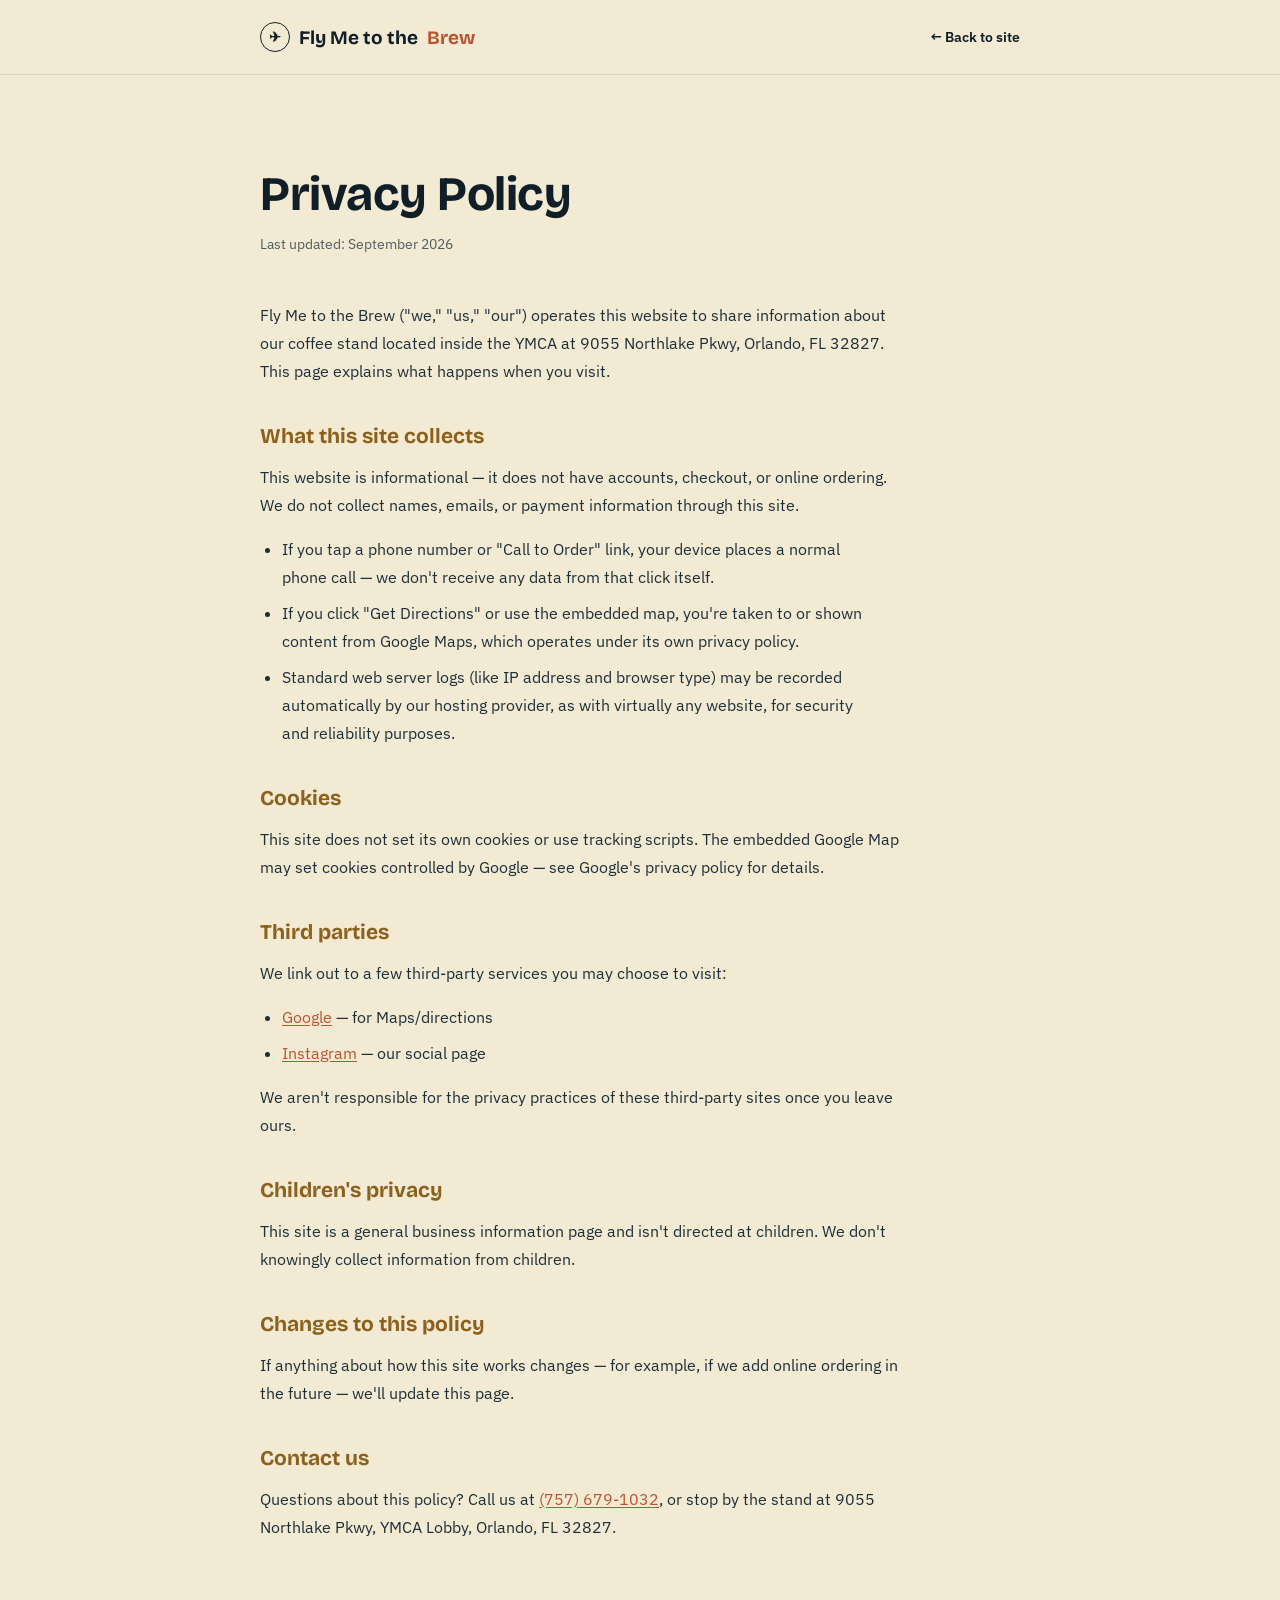
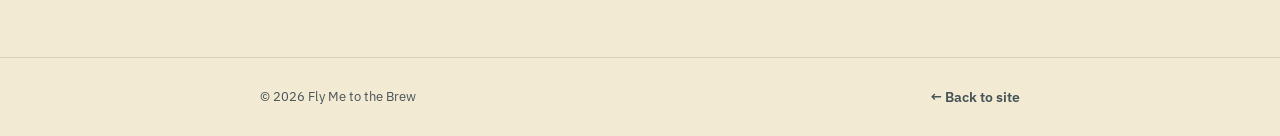
<file: privacy.html>
<!DOCTYPE html>
<html lang="en">
<head>
<meta charset="UTF-8">
<meta name="viewport" content="width=device-width, initial-scale=1.0">
<title>Privacy Policy — Fly Me to the Brew</title>
<meta name="description" content="Privacy policy for Fly Me to the Brew, the coffee stand inside the YMCA on Northlake Pkwy, Orlando, FL.">

<link rel="preconnect" href="https://fonts.googleapis.com">
<link rel="preconnect" href="https://fonts.gstatic.com" crossorigin>
<link href="https://fonts.googleapis.com/css2?family=Bricolage+Grotesque:opsz,wght@12..96,400;12..96,500;12..96,600;12..96,700;12..96,800&family=IBM+Plex+Sans:ital,wght@0,400;0,500;0,600;0,700;1,400&display=swap" rel="stylesheet">

<style>
*,*::before,*::after{box-sizing:border-box;margin:0;padding:0;}
html{scroll-behavior:smooth;}
a{color:inherit;text-decoration:none;}
ul{list-style:none;}

:root{
  --ink:#101f27;
  --ink-soft:#1c2f39;
  --cream:#f3ead4;
  --cream-dim:#e8dcbc;
  --paper:#faf4e4;
  --brass:#c08a2e;
  --brass-deep:#8c611e;
  --rust:#b95430;
  --line: rgba(16,31,39,0.12);
  --line-light: rgba(243,234,212,0.18);

  --f-display: 'Bricolage Grotesque', 'Avenir Next', Futura, sans-serif;
  --f-body: 'IBM Plex Sans', -apple-system, BlinkMacSystemFont, 'Segoe UI', sans-serif;
  --container: min(760px, 88vw);
  --ease: cubic-bezier(.2,.8,.2,1);
}

body{ font-family: var(--f-body); background: var(--cream); color: var(--ink); -webkit-font-smoothing: antialiased; }
.wrap{ width:var(--container); margin-inline:auto; }

header{ padding: 22px 0; border-bottom:1px solid var(--line); }
header .bar{ display:flex; align-items:center; justify-content:space-between; }
.logo{ font-family: var(--f-display); font-weight:700; font-size: 19px; display:flex; align-items:center; gap:9px; }
.logo .mark{ width:30px; height:30px; border-radius:50%; border:1.5px solid var(--ink); display:grid; place-items:center; font-size:14px; }
.logo .brew{ color: var(--rust); }
.back{ font-size:14px; font-weight:600; display:flex; align-items:center; gap:6px; }
.back:hover{ color: var(--rust); }

main{ padding: clamp(50px,8vw,90px) 0 100px; }
h1{ font-family: var(--f-display); font-weight:700; font-size: clamp(32px,5vw,48px); letter-spacing:-.01em; margin-bottom:10px; }
.updated{ font-size:13.5px; color: var(--ink-soft); opacity:.75; margin-bottom:44px; }
h2{ font-family: var(--f-display); font-weight:700; font-size: 21px; margin-top:38px; margin-bottom:14px; color: var(--brass-deep); }
p{ font-size:16px; line-height:1.75; color: var(--ink-soft); margin-bottom:16px; max-width:64ch; }
ul.list{ margin: 6px 0 16px 22px; }
ul.list li{ list-style: disc; font-size:16px; line-height:1.75; color: var(--ink-soft); margin-bottom:8px; max-width:60ch; }
a.link{ color: var(--rust); text-decoration:underline; text-underline-offset:2px; }
a.link:hover{ color: var(--brass-deep); }

footer{ border-top:1px solid var(--line); padding: 30px 0; }
.foot-row{ display:flex; justify-content:space-between; align-items:center; flex-wrap:wrap; gap:10px; font-size:13px; color: var(--ink-soft); opacity:.8; }
</style>
</head>
<body>

<header>
  <div class="wrap bar">
    <a href="index.html" class="logo"><span class="mark">✈</span>Fly Me to the <span class="brew">Brew</span></a>
    <a href="index.html" class="back">← Back to site</a>
  </div>
</header>

<main>
  <div class="wrap">
    <h1>Privacy Policy</h1>
    <p class="updated">Last updated: September 2026</p>

    <p>Fly Me to the Brew ("we," "us," "our") operates this website to share information about our coffee stand located inside the YMCA at 9055 Northlake Pkwy, Orlando, FL 32827. This page explains what happens when you visit.</p>

    <h2>What this site collects</h2>
    <p>This website is informational — it does not have accounts, checkout, or online ordering. We do not collect names, emails, or payment information through this site.</p>
    <ul class="list">
      <li>If you tap a phone number or "Call to Order" link, your device places a normal phone call — we don't receive any data from that click itself.</li>
      <li>If you click "Get Directions" or use the embedded map, you're taken to or shown content from Google Maps, which operates under its own privacy policy.</li>
      <li>Standard web server logs (like IP address and browser type) may be recorded automatically by our hosting provider, as with virtually any website, for security and reliability purposes.</li>
    </ul>

    <h2>Cookies</h2>
    <p>This site does not set its own cookies or use tracking scripts. The embedded Google Map may set cookies controlled by Google — see Google's privacy policy for details.</p>

    <h2>Third parties</h2>
    <p>We link out to a few third-party services you may choose to visit:</p>
    <ul class="list">
      <li><a class="link" href="https://www.google.com/policies/privacy/" target="_blank" rel="noopener">Google</a> — for Maps/directions</li>
      <li><a class="link" href="https://www.instagram.com/flyme2thebrew/" target="_blank" rel="noopener">Instagram</a> — our social page</li>
    </ul>
    <p>We aren't responsible for the privacy practices of these third-party sites once you leave ours.</p>

    <h2>Children's privacy</h2>
    <p>This site is a general business information page and isn't directed at children. We don't knowingly collect information from children.</p>

    <h2>Changes to this policy</h2>
    <p>If anything about how this site works changes — for example, if we add online ordering in the future — we'll update this page.</p>

    <h2>Contact us</h2>
    <p>Questions about this policy? Call us at <a class="link" href="tel:+17576791032">(757) 679-1032</a>, or stop by the stand at 9055 Northlake Pkwy, YMCA Lobby, Orlando, FL 32827.</p>
  </div>
</main>

<footer>
  <div class="wrap foot-row">
    <span>© <span id="year"></span> Fly Me to the Brew</span>
    <a href="index.html" class="back">← Back to site</a>
  </div>
</footer>

<script>document.getElementById('year').textContent = new Date().getFullYear();</script>
</body>
</html>
</file>
